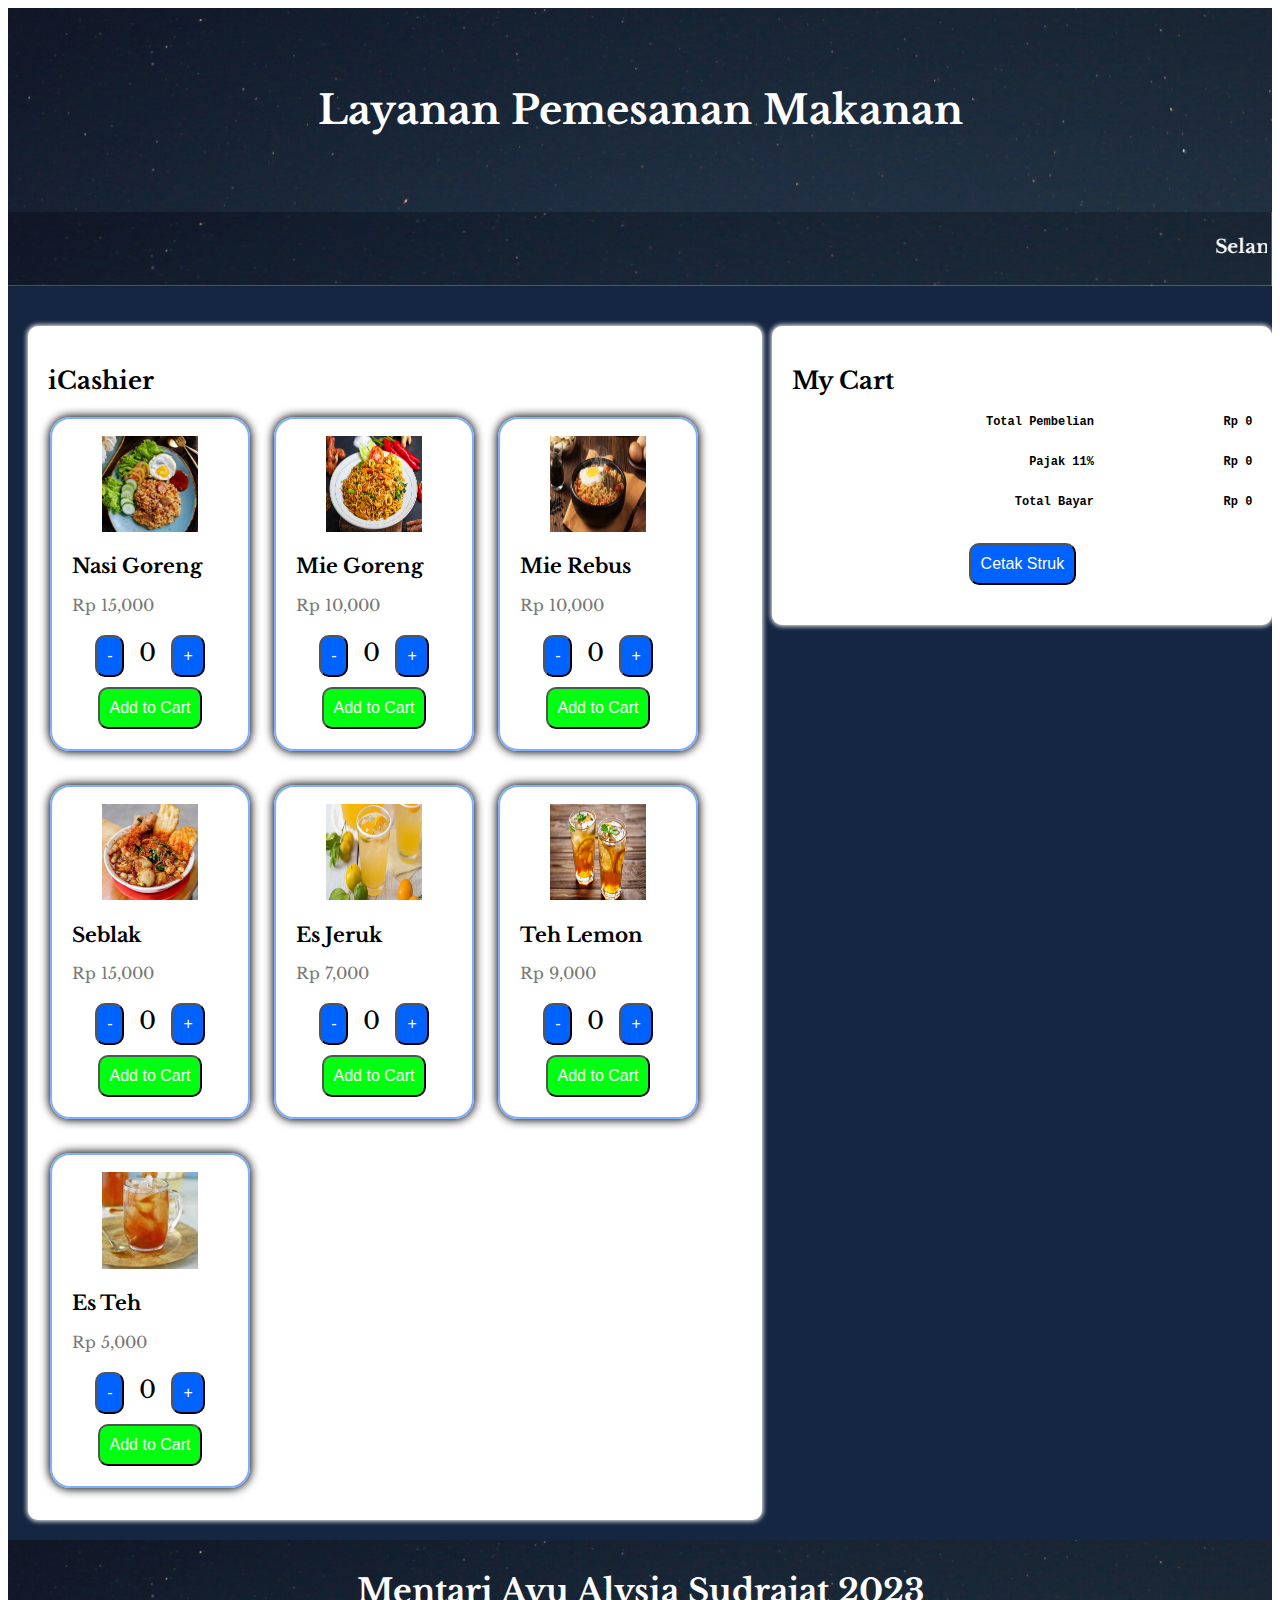
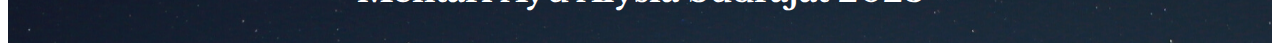
<file: mission2/tugas_1/index.html>
<!DOCTYPE html>
<html lang="id" translate="yes">

<head>
    <meta name="viewport" content="width=device-width initial-scale=1">
    <link rel="stylesheet" href="style.css">
    <title>iCashier </title>
</head>

<body>
    <header>
        <div class="jumbotron">
            <h1>Layanan Pemesanan Makanan</h1>
        </div>
        <div class="sambutan">
            <marquee>
                <h3>Selamat datang, silakan pilih menu yang tersedia ^^</h3>
            </marquee>
        </div>
    </header>
    <main>
        <div id="content">
            <div class="card">
                <h2>iCashier</h2>
                <div class="items">
                </div>
            </div>
        </div>
        <aside>
            <div class="card">
                <h2>My Cart</h2>
                <div class="cart"></div>
                <div class="total"></div>
                <div class="tombol">
                    <button class="print-receipt">Cetak Struk</button>
                </div>

            </div>
        </aside>
    </main>
    <script src="script.js"></script>
</body>
<footer>
    <h1>Mentari Ayu Alysia Sudrajat 2023</h1>
</footer>

</html>
</file>
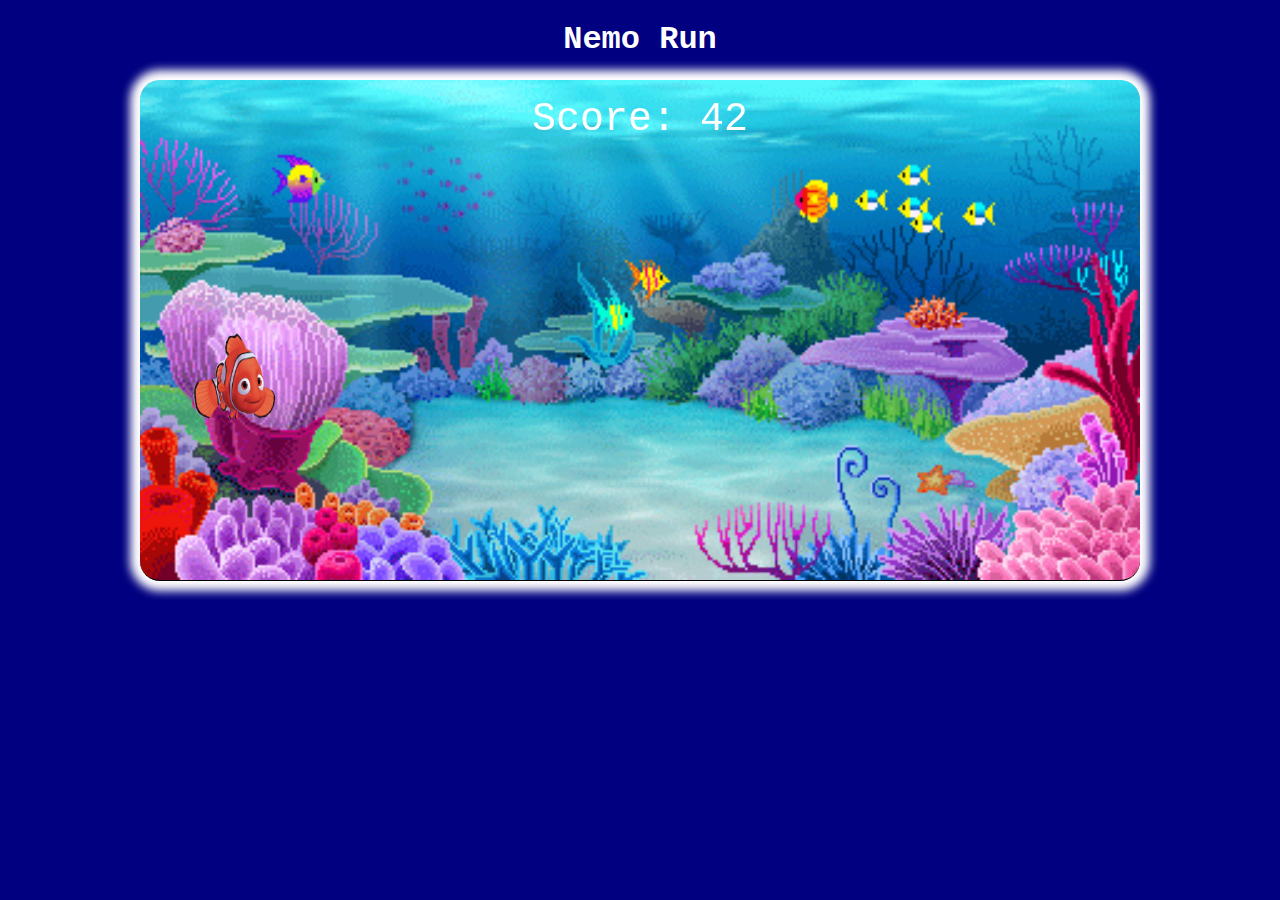
<file: mission2/tugas_2/index.html>
<!DOCTYPE html>
<html>
    <head>
        <meta charset="UTF-8">
        <meta name="viewport", content="width=device-width, initial-scale=1.0">
        <title>Nemo Run</title>
        <link rel="stylesheet" href="style.css">
        <script src="script.js"></script>
    </head>
    <body>
        <h1>Nemo Run</h1>
        <canvas id="board"></canvas>
    </body>
</html>
</file>
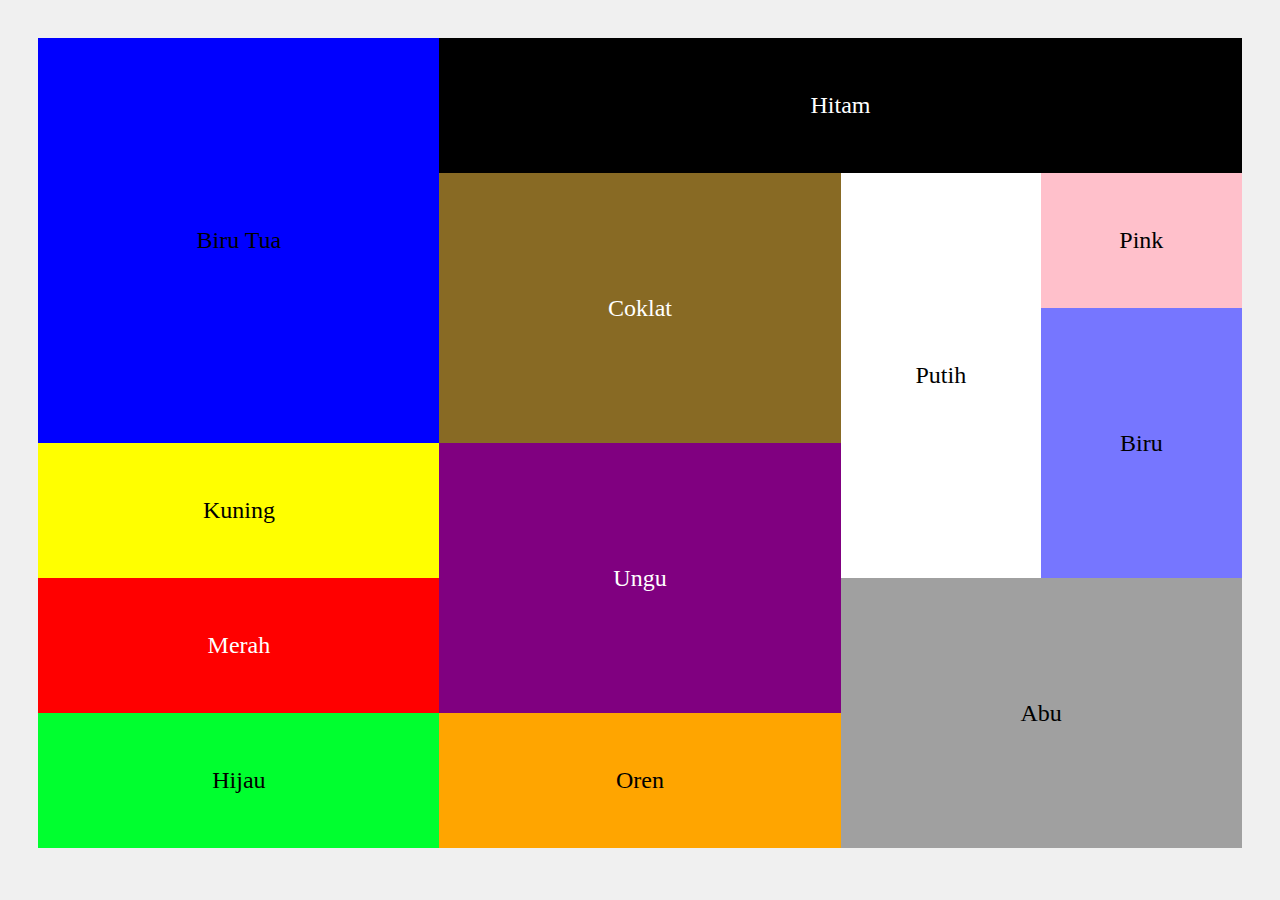
<file: mission1/tugas_1/‌mission1.html>
<!DOCTYPE html>
<html>
<head>
    <meta charset="UTF-8">
    <meta name="viewport" content="width=device-width, initial-scale=1.0">
    <link rel="stylesheet" href="mission1.css">
</head>
<body>
    <div class="grid-container">
        <div class="grid-row">
            <div class="grid-box biruTua tinggi3 lebar2"> Biru Tua</div>
            <div class="grid-box hitam lebar4 white"> Hitam </div>
            <div class="grid-box coklat lebar2 tinggi2 white"> Coklat</div>
            <div class="grid-box putih tinggi3"> Putih </div>
            <div class="grid-box pink"> Pink </div>
            <div class="grid-box biru tinggi2"> Biru </div>
            <div class="grid-box kuning lebar2"> Kuning</div>
            <div class="grid-box ungu lebar2 tinggi2 white"> Ungu </div>
            <div class="grid-box merah lebar2 white"> Merah </div>
            <div class="grid-box abu tinggi2 lebar2"> Abu </div>
            <div class="grid-box hijau lebar2"> Hijau </div>
            <div class="grid-box oren lebar2"> Oren </div>
      
    </div>
</body>
</html>
</file>
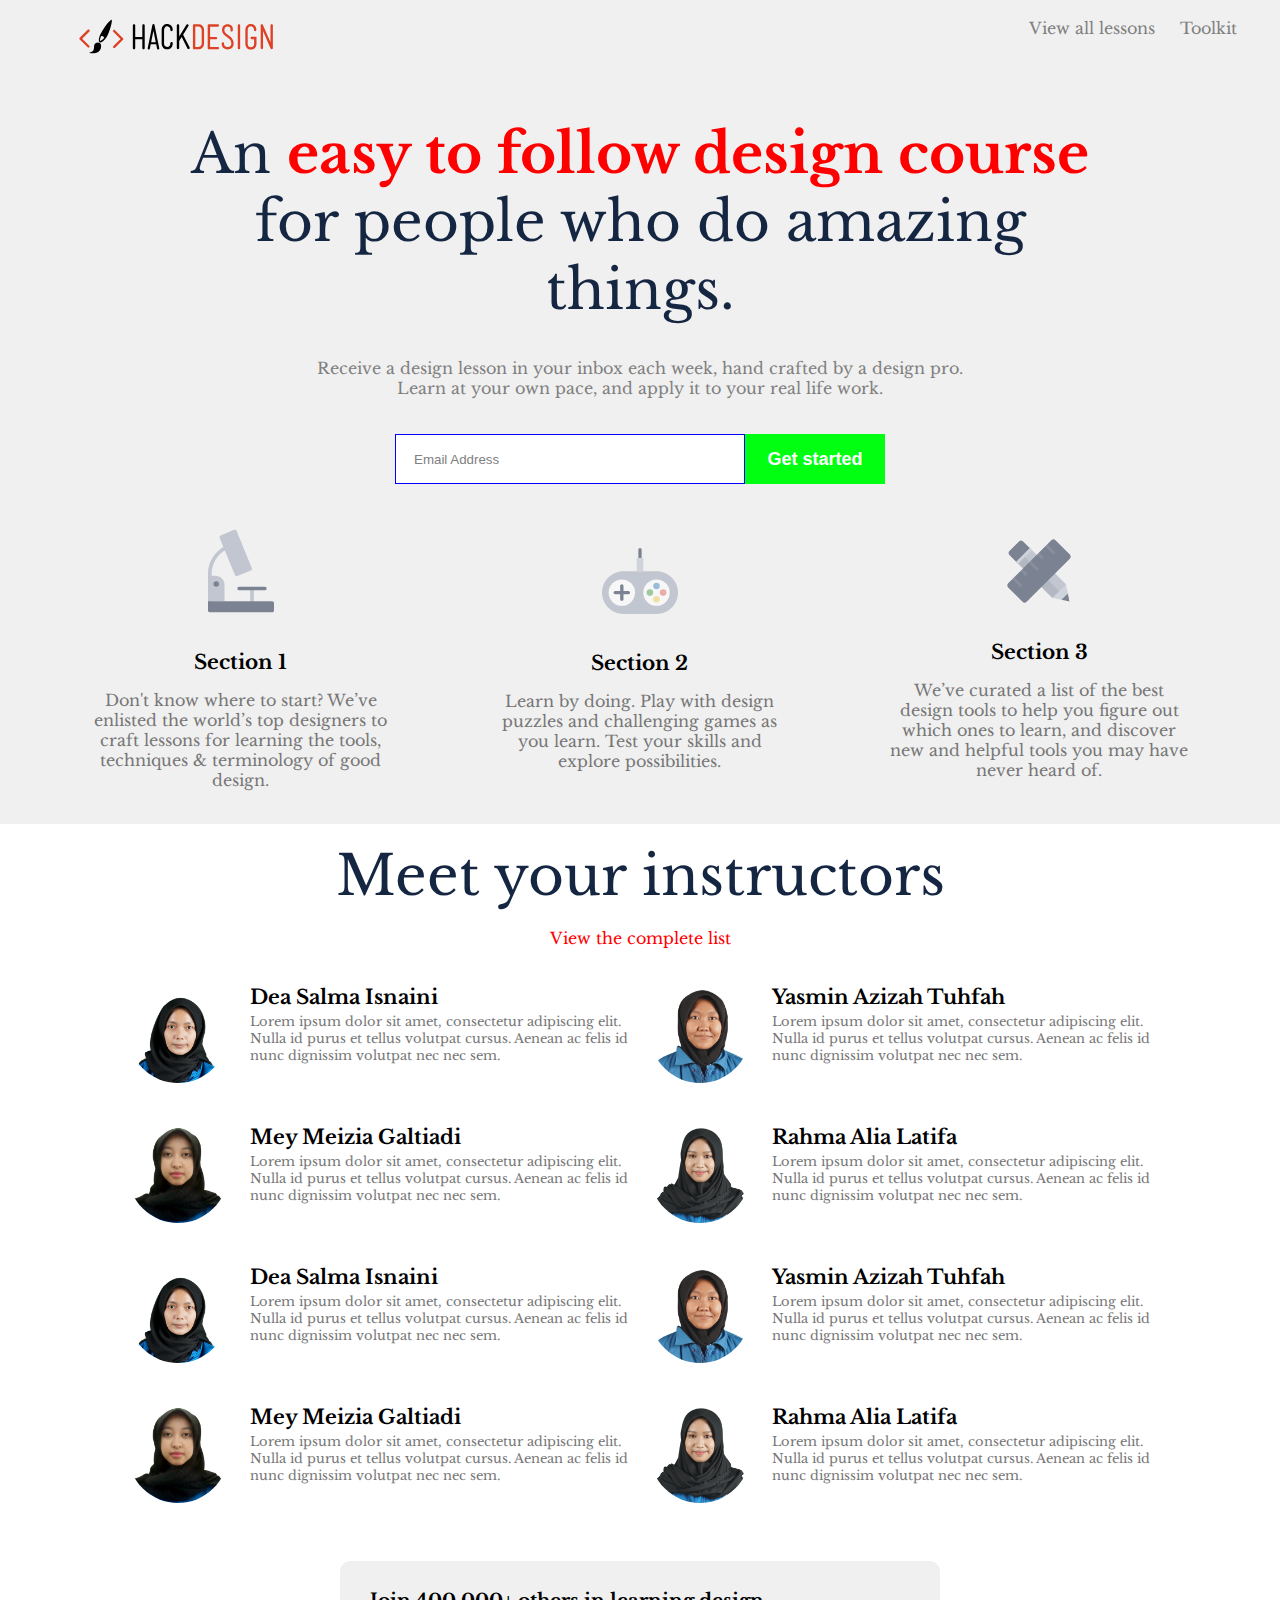
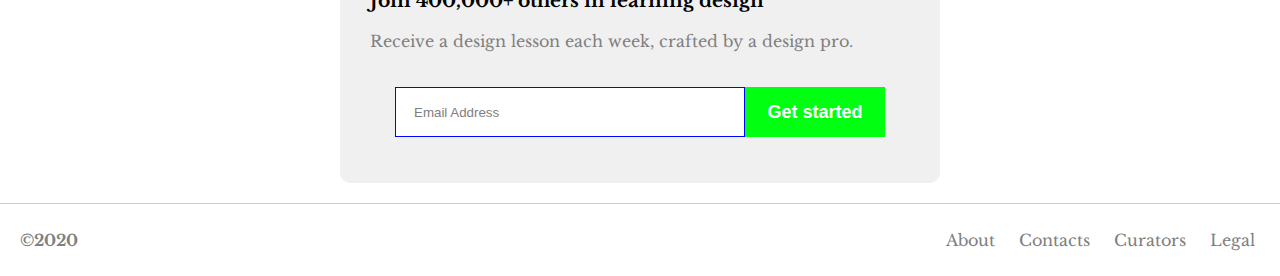
<file: mission1/tugas_2/mission2.html>
<html lang="id" translate="yes">

<head>
    <meta charset="UTF-8" />
    <meta http-equiv="X-UA-Compatible" content="IE-edge" />
    <meta name="viewport" content="width-device-width, initial-scale=1.0" />
    <title> Mission2 </title>
    <link rel="stylesheet" href="mission2.css">
</head>

<body>
    <header>
        <div class="header-container">
            <div class="jumbotron">
                <a href="#">
                    <img width="200" alt="Hack Design" src="assets/logo.svg" />
                </a>
            </div>
            <nav>
                <ul>
                    <li><a href="#">View all lessons</a></li>
                    <li><a href="#">Toolkit</a></li>
                </ul>
            </nav>
        </div>
    </header>
    <main>
        <div id="content">
            <article>
                <p class="title">An <span class="red"> easy to follow design course</span> for people who do amazing
                    things.</p>
                <p class="opening">
                    Receive a design lesson in your inbox each week, hand crafted by a design pro.<br>Learn at your own
                    pace, and apply it to your real life work.</p>
                <form>
                    <input type="email" id="email" name="email" requiredr placeholder="Email Address">
                    <button type="submit">Get started</button>
                </form>
            </article>
            <article class>
                <div class="container3">
                    <div class="section3">
                        <img src="assets/mikroskop.svg" alt="Image 1">
                        <h2>Section 1</h2>
                        <p>Don't know where to start? We’ve enlisted the world’s top designers to craft lessons for
                            learning the tools, techniques & terminology of good design.</p>
                    </div>
                    <div class="section3">
                        <img src="assets/game.svg" alt="Image 2">
                        <h2>Section 2</h2>
                        <p>Learn by doing. Play with design puzzles and challenging games as you learn. Test your skills
                            and explore possibilities.</p>
                    </div>
                    <div class="section3">
                        <img src="assets/pensil.svg" alt="Image 3">
                        <h2>Section 3</h2>
                        <p>We’ve curated a list of the best design tools to help you figure out which ones to learn, and
                            discover new and helpful tools you may have never heard of.</p>
                    </div>
                </div>
            </article>
            <article>
                <div class="container">
                    <div class="title"> Meet your instructors</div>
                    <a href="#">View the complete list</a>
                    <div class="container2">
                        <div class="section2">
                            <img src="assets/dea.png" atl="Dea Salma">
                            <div class="bio">
                                <h2>Dea Salma Isnaini</h2>
                                <p>Lorem ipsum dolor sit amet, consectetur adipiscing elit. Nulla id purus et tellus
                                    volutpat cursus. Aenean ac felis id nunc dignissim volutpat nec nec sem. </p>
                            </div>
                        </div>
                        <div class="section2">
                            <img src="assets/yasmin.png" atl="Yasmin Azizah">
                            <div class="bio">
                                <h2>Yasmin Azizah Tuhfah</h2>
                                <p>Lorem ipsum dolor sit amet, consectetur adipiscing elit. Nulla id purus et tellus
                                    volutpat cursus. Aenean ac felis id nunc dignissim volutpat nec nec sem. </p>
                            </div>
                        </div>
                        <div class="section2">
                            <img src="assets/mey.png" atl="Mey Meizia">
                            <div class="bio">
                                <h2>Mey Meizia Galtiadi</h2>
                                <p>Lorem ipsum dolor sit amet, consectetur adipiscing elit. Nulla id purus et tellus
                                    volutpat cursus. Aenean ac felis id nunc dignissim volutpat nec nec sem. </p>
                            </div>
                        </div>
                        <div class="section2">
                            <img src="assets/rahma.png" atl="Rahma Alia">
                            <div class="bio">
                                <h2>Rahma Alia Latifa</h2>
                                <p>Lorem ipsum dolor sit amet, consectetur adipiscing elit. Nulla id purus et tellus
                                    volutpat cursus. Aenean ac felis id nunc dignissim volutpat nec nec sem. </p>
                            </div>
                        </div>
                        <div class="section2">
                            <img src="assets/dea.png" atl="Dea Salma">
                            <div class="bio">
                                <h2>Dea Salma Isnaini</h2>
                                <p>Lorem ipsum dolor sit amet, consectetur adipiscing elit. Nulla id purus et tellus
                                    volutpat cursus. Aenean ac felis id nunc dignissim volutpat nec nec sem. </p>
                            </div>
                        </div>
                        <div class="section2">
                            <img src="assets/yasmin.png" atl="Yasmin Azizah">
                            <div class="bio">
                                <h2>Yasmin Azizah Tuhfah</h2>
                                <p>Lorem ipsum dolor sit amet, consectetur adipiscing elit. Nulla id purus et tellus
                                    volutpat cursus. Aenean ac felis id nunc dignissim volutpat nec nec sem. </p>
                            </div>
                        </div>
                        <div class="section2">
                            <img src="assets/mey.png" atl="Mey Meizia">
                            <div class="bio">
                                <h2>Mey Meizia Galtiadi</h2>
                                <p>Lorem ipsum dolor sit amet, consectetur adipiscing elit. Nulla id purus et tellus
                                    volutpat cursus. Aenean ac felis id nunc dignissim volutpat nec nec sem. </p>
                            </div>
                        </div>
                        <div class="section2">
                            <img src="assets/rahma.png" atl="Rahma Alia">
                            <div class="bio">
                                <h2>Rahma Alia Latifa</h2>
                                <p>Lorem ipsum dolor sit amet, consectetur adipiscing elit. Nulla id purus et tellus
                                    volutpat cursus. Aenean ac felis id nunc dignissim volutpat nec nec sem. </p>
                            </div>
                        </div>
                    </div>
                </div>
            </article>
            <article>
                <div class="box">
                    <div class="card">
                        <p>
                        <h3>Join 400,000+ others in learning design</h3>
                        </p>
                        <p>
                            Receive a design lesson each week, crafted by a design pro.</p>
                        <form>
                            <input type="email" id="email" name="email" requiredr placeholder="Email Address">
                            <button type="submit">Get started</button>
                        </form>
                    </div>
                </div>
            </article>
        </div>
    </main>
    <footer>
        <p> &#169;2020</p>
        <nav>
            <ul>
                <li><a href="#">About</a></li>
                <li><a href="#">Contacts</a></li>
                <li><a href="#">Curators</a></li>
                <li><a href="#">Legal</a></li>
            </ul>
        </nav>
    </footer>
</body>
</html>
</file>
<file: mission2/tugas_1/style.css>
@import url('https://fonts.googleapis.com/css2?family=Libre+Baskerville&display=swap');

body {
    overflow: auto;
    padding: 0;
    text-align: center;
    font-family: 'Libre Baskerville', serif, Sans-Serif;
}

header {
    display: inline;
}

.jumbotron {
    font-size: 20px;
    padding: 50px;
    background-image: url('assets/jumbotron.png');
    text-align: center;
    color: white;
}

.sambutan {
    background-image: url('assets/jumbotron.png');
    padding: 5px;
    top: 0;
    position: sticky;
    z-index: 2;
    color: white;
}

main {
    padding: 20px;
    overflow: auto;
    text-align: justify;
    background-color: #152642;
}


#content {
    float: left;
    width: 60%;
}

* {
    box-sizing: border-box;
}

.card {
    background-color: white;
    border-radius: 10px;
    margin-top: 20px;
    padding: 20px;
    box-shadow: 0 0 5px 1px white;
    min-width: 500px;
}

.section3 {
    box-sizing: border-box;
    border-radius: 20px;
    text-align: center;
    border: 2px solid #7eafff;
    margin: 2px;
    min-width: 200px;
    box-shadow: 0 0 10px 1px rgb(0, 0, 0);
}

.item {
    display: flex;
    align-items: center;
    margin-bottom: 10px;
}

.item img {
    width: 100px;
    min-height: 100px;
    margin-top: 15px;
    padding: 2px;
}

.item-name {
    font-size: 20px;
}

.item-price {
    color: #777;
    font-size: 16px;
}


.items {
    display: flex;
    flex-wrap: wrap;
    /* Ini memungkinkan item untuk melompat ke baris berikutnya jika tidak cukup ruang dalam satu baris */
    align-items: center;
    gap: 20px;
    margin-left: auto;
}


.keterangan {
    text-align: left;
    margin-left: 20px;
}

.tombol {
    align-items: center;
    text-align: center;
    margin: 20px;
}


.tombol span {
    font-size: 24px;
    margin: 0 10px;
    width: 50px;
    text-align: center;
    border-radius: 5px;

}


.tombol button {
    background-color: #0062ff;
    color: white;
    padding: 10px;
    border-radius: 10px;
    cursor: pointer;
    font-size: 16px;
    align-items: center;
    text-align: center;
}

.tombol button:hover {
    background-color: #00ff11;
    color: black;
    transition: 0.3s;
}




.tombol .masukKeranjang {
    margin-top: 10px;
    background-color: #00ff11;
}


aside .item {
    display: flex;
    flex-direction: row;
}

aside .item .item-details {
    display: flex;
    flex-direction: column;
    flex: 1;
}



aside {
    float: right;
    width: 40%;
    padding-left: 10px;
}

.total {
    font-size: 12px;
    font-weight: bold;
    text-align: left;
    margin-top: 20px;
    text-align: right;
}

.remove-item {
    background-color: #ff0000;
    color: white;
    border: none;
    padding: 5px 10px;
    border-radius: 5px;
    cursor: pointer;
    width: min-content;
}


@media screen and (max-width: 1000px) {

    #content,
    aside {
        width: 100%;
        padding: 0;
    }
}


footer {
    text-align: center;
    background-image: url('assets/jumbotron.png');
    padding: 10px;
    color: white;
    font-weight: bold;
}
</file>
<file: mission2/tugas_2/style.css>
body {
    font-family:'Courier New', Courier, monospace;
    text-align: center;
    background-color: navy;
    color: white;

}


#board {
    background-image: url('img/back.gif'); 
    background-size:cover;
    background-repeat: no-repeat; /* Tambahkan ini untuk menghindari pengulangan gambar */
    background-color: lightgray;
    border-bottom: 1px solid black;
    border-radius: 20px;
    box-shadow: 0 0 10px 10px white;
}
</file>
<file: mission1/tugas_1/mission1.css>
body {
    min-height: 50vh;
    margin: 3%;
    background-color: #f0f0f0;
    
}

.grid-container {
    display: grid;
    grid-template-columns: repeat(6, 1fr);
    grid-template-rows: repeat(6, 1fr);
}

.grid-row {
    display: contents;
}

.grid-box {
    display: flex;
    justify-content: center;
    align-items: center;
    min-height: 15vh;
    min-width: 15vh;
    background-color: #f0f0f0;
    color: #000;
    font-size: 150%;
    flex-grow: 1;
}

/* Backgroun kotak */
.biruTua { background-color: blue; }
.hitam { background-color: black; }
.kuning { background-color: yellow; }
.merah { background-color: red; }
.hijau { background-color: rgb(0, 255, 47); }
.coklat { background-color: rgb(136, 106, 36); }
.ungu { background-color: purple; }
.oren { background-color: orange; }
.putih { background-color: white; }
.pink { background-color: pink; }
.biru { background-color: rgb(118, 118, 255); }
.abu { background-color: rgb(160, 160, 160); }

/* ukuran kotak */
.lebar2 { grid-column: span 2; }
.tinggi3 { grid-row: span 3; }
.lebar4 { grid-column: span 4; }
.tinggi2 { grid-row: span 2; }

/* warna font */
.white { color: white; }
.black {color: black;}
</file>
<file: mission1/tugas_2/mission2.css>
@import url('https://fonts.googleapis.com/css2?family=Libre+Baskerville&display=swap');

body {
    overflow: auto;
    margin: 0;
    padding: 0;
    font-family: 'Libre Baskerville', serif, Sans-Serif;
    background: #f0f0f0;
    
}
.header-container {
    display: flex;
    justify-content: space-between;
    align-items: center;
    padding: 0 3vw; 
    
}
.jumbotron {
    padding: 3vw;
    padding-bottom: 0px;
    padding-top: 2vh;
}
nav {
    padding: 5px;
    text-align: right;
}
nav a {
    color: gray;
    text-decoration: none;
    font-weight: 400;
}

nav ul {
    list-style-type: none;
    margin: 0;
    padding: 0;
}

nav li {
    display: inline;
    margin-left: 20px;
    color: gray;
}

nav a:hover {
    text-decoration: underline;
}

main {
    overflow: auto;
    text-align: justify;
}
.opening {
    text-align: center;

}
p {
    color: gray;
}
#content {
    width: 100%;
}

* {box-sizing: border-box;}

.title {
    margin-bottom: 0;
    padding:  1vh 13vw 2vh 13vw;
    color: #152642;
    text-align: center;
    font-weight: normal;
    font-size: 55px; 

}

.red {
    color: red;
    font-weight: bold; 
}

form {
    display: flex;

    justify-content: center;
    align-items: center;
    
    padding: 20px;

}

input[type="email"] {
    padding: 2vh;
    border: 1px solid #ccc; 
    max-width: 600px; 
    width: 350px; 
    height: 50px;
}

input[type="email"]:valid {
    border-color:  blue; 
}

input[type="email"]:invalid {
    border-color: red; 
}
input[type="email"]::placeholder {
    color: gray;
}

button[type="submit"] {
    padding: 10px 20px;
    background-color: #00ff11;
    font-weight: bolder;
    color: white;
    font-size: 2vh;
    border: none;
    cursor: pointer;
    max-width: ; 
    width: 140px; 
    height: 50px;
}

.container3 {
    padding: 1vh 4vw 2vh 4vw;
    display: grid;
    grid-template-columns: 1fr; 
    gap: 20px;
    justify-items: center;
    align-items: center;
    background-color: #f0f0f0;
    
}
.container {
    padding: 1vh 10vw 2vh 10vw;
    background-color: #ffffff;
    text-align: center;
    
}
.box {
    padding: 20px;
    background-color: #ffffff;
    text-align: center;
    display: flex; 
    justify-content: center; 
    align-items: center; 
}

.section3 {
    max-width: 300px;
    box-sizing: border-box;
    text-align: center;
    transition: max-width 0.3s;
}

.section3 img {
    max-width: 100%;
    height: auto;
    margin-bottom: 20px;
}

.section3 h2 {
    font-size: 20px;
    margin-bottom: 10px;
}

.section3 p {
    color: #777;
    font-size: 16px;
}
.container2 {
    display: grid;
    grid-template-columns: 1fr; 
    gap: 20px;
    justify-items: left;
    align-items: start;
    padding-top: 35px;
}

.section2 {
    max-width: 400px;
    box-sizing: border-box;
    text-align: left;
    transition: max-width 0.5s;
}

.bio {
    max-width: 450px;
    box-sizing: border-box;
    text-align: left;
    transition: max-width 0.5s;
    display: flex;
    flex-direction: column; 
    align-items: flex-start; 
}
.section2 img {
    width: 100px; 
    height: 100px; 
    margin-bottom: 20px;
    border-radius: 1000px;
}

.section2 h2 {
    font-size: 20px;
    margin: 2px;;
}

.section2 p {
    color: #777;
    font-size: 13px;
    margin: 2px;;
}

article a:hover {
    text-decoration: underline;
}
article a {
    color: red;
    text-decoration: none;
    font-weight: 400;
    text-align: center;
}
.card {
    width: 600px;
    background-color:  #f0f0f0;
    text-align: left;
    padding: 10px 30px 10px 30px;
    border-radius: 10px;
}

footer {
    display: flex;
    justify-content: space-between;
    align-items: center;
    text-align: center;
    padding: 10px 20px 10px 20px;
    color: gray;
    font-weight: bold;
    background-color: white;
    border-top: 1px solid #ccc; 
}


@media (min-width: 768px) {
    .container2 {
        grid-template-columns: repeat(2, 1fr); 
        align-items: center; 
    }
    
    .section2 {
        display: flex;
        max-width: none;
        text-align: left;
        transition: max-width 0.5s;

    }
    .container3 {
        grid-template-columns: repeat(3, 1fr); 
    }
    
    .section2 img {
        width: 100px; 
        height: 100px;
        margin-right: 20px;
    }
 
}

@media (max-width: 767px) {
    .header-container {
        flex-direction: column;
        align-items: flex-start;
    }

    .jumbotron {
        padding-top: 2rem;
    }

    nav {
        position: static;
        text-align: left;
        background-image: none;
        margin-top: 1rem;
    }

    nav li {
        display: inline;
        margin-right: 20px;
        margin-bottom: 10px;
    }
    .title{
        font-size: 20px;
        padding:  1vh 6vw 2vh 6vw;
    }
    .opening {
        font-size: 15px;
    }
    .section2 {
        max-width: 1200px;
    }
}
</file>
